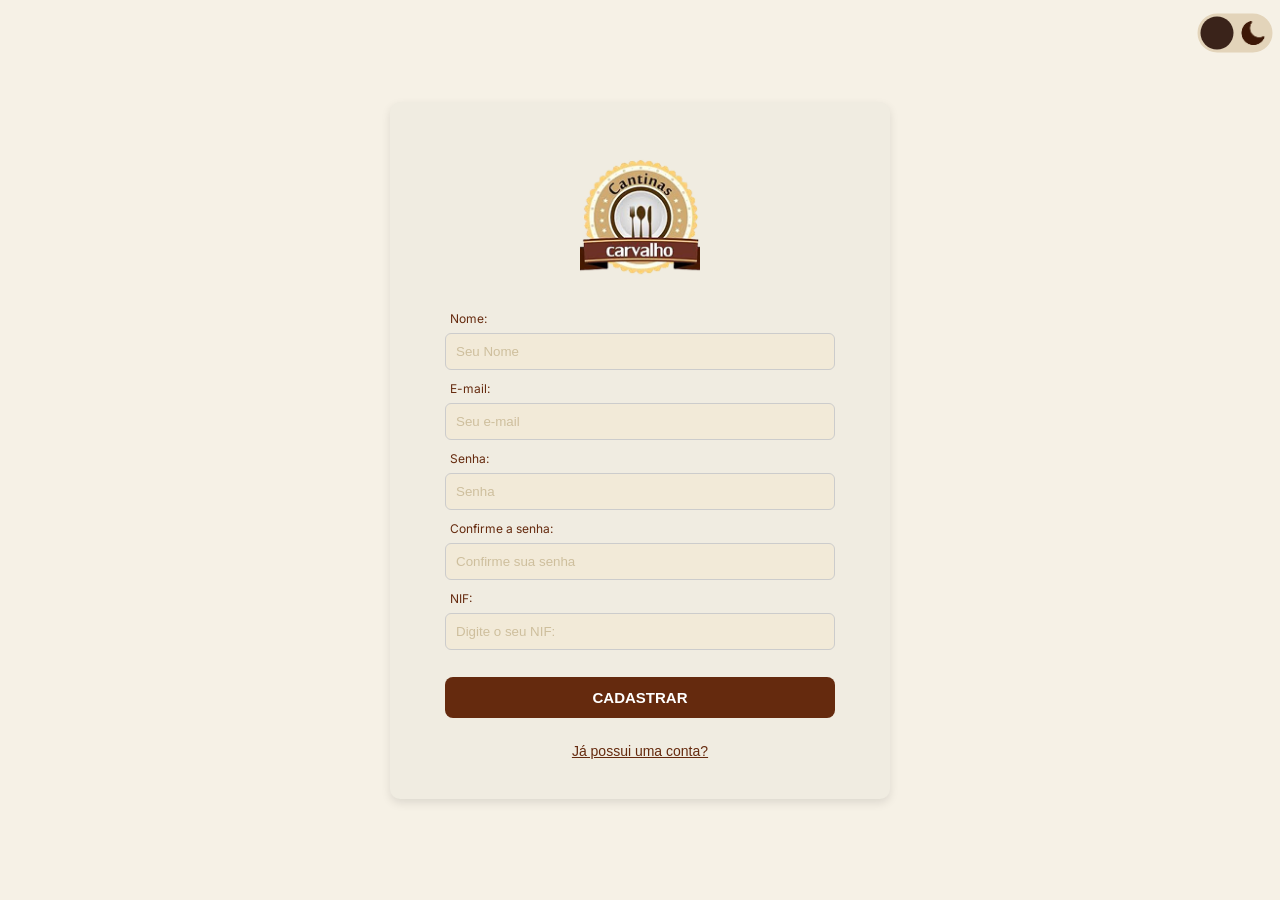
<file: index.html>
<!DOCTYPE html>
<html lang="en">

<head>
    <meta charset="UTF-8">
    <meta name="viewport" content="width=device-width, initial-scale=1.0">
    <title>Cadastro Funcionário</title>
    <link rel="stylesheet" href="styles.css">
    <link rel="shortcut icon" href="caminho/do/seu-icone.png" type="image/x-icon">
    <link rel="preconnect" href="https://fonts.googleapis.com">
    <link rel="preconnect" href="https://fonts.gstatic.com" crossorigin>
    <link href="https://fonts.googleapis.com/css2?family=Inter:wght@400;700&display=swap" rel="stylesheet">
</head>

<body>

    <div class="btn">
        <input type="checkbox" class="checkbox" id="botao-tema" />
        <label class="label" for="botao-tema">
            <img src="/img/sol.png" alt="Sol" class="img-sol">
            <img src="/img/lua.png" alt="Lua" class="img-lua">
            <div class="indicador"></div>
        </label>
    </div>

    <div id="login">
        <form class="form">
            <div class="logo">
                <img src="/img/Logo.png" alt="Logo">
            </div>
            <div class="form-container">
                <label for="nome">Nome:</label>
                <div class="nome">
                    <input type="text" id="nome" placeholder="Seu Nome" required>
                    <i class=""></i>
                </div>

                <label for="email">E-mail:</label>
                <div class="email-icone">
                    <input type="email" id="email" placeholder="Seu e-mail" required>
                </div>

                <label for="senha">Senha:</label>
                <div class="nome">
                    <input type="password" id="senha" placeholder="Senha" required>
                </div>

                <label for="nome">Confirme a senha:</label>
                <div class="Confirme_senha ">
                    <input type="password" id="Confirme_senha" placeholder="Confirme sua senha" required>
                </div>

                <label for="nome">NIF:</label>
                <div class="Confirme_senha ">
                    <input type="password" id="Confirme_senha" placeholder="Digite o seu NIF:" required>
                </div>

            </div>

            <div class="btn-container">
                <button id="button">CADASTRAR</button>
            </div>

            <a id="link" href="">Já possui uma conta?</a>

        </form>

    </div>


    <script src="script.js"></script>

</body>

</html>
</file>
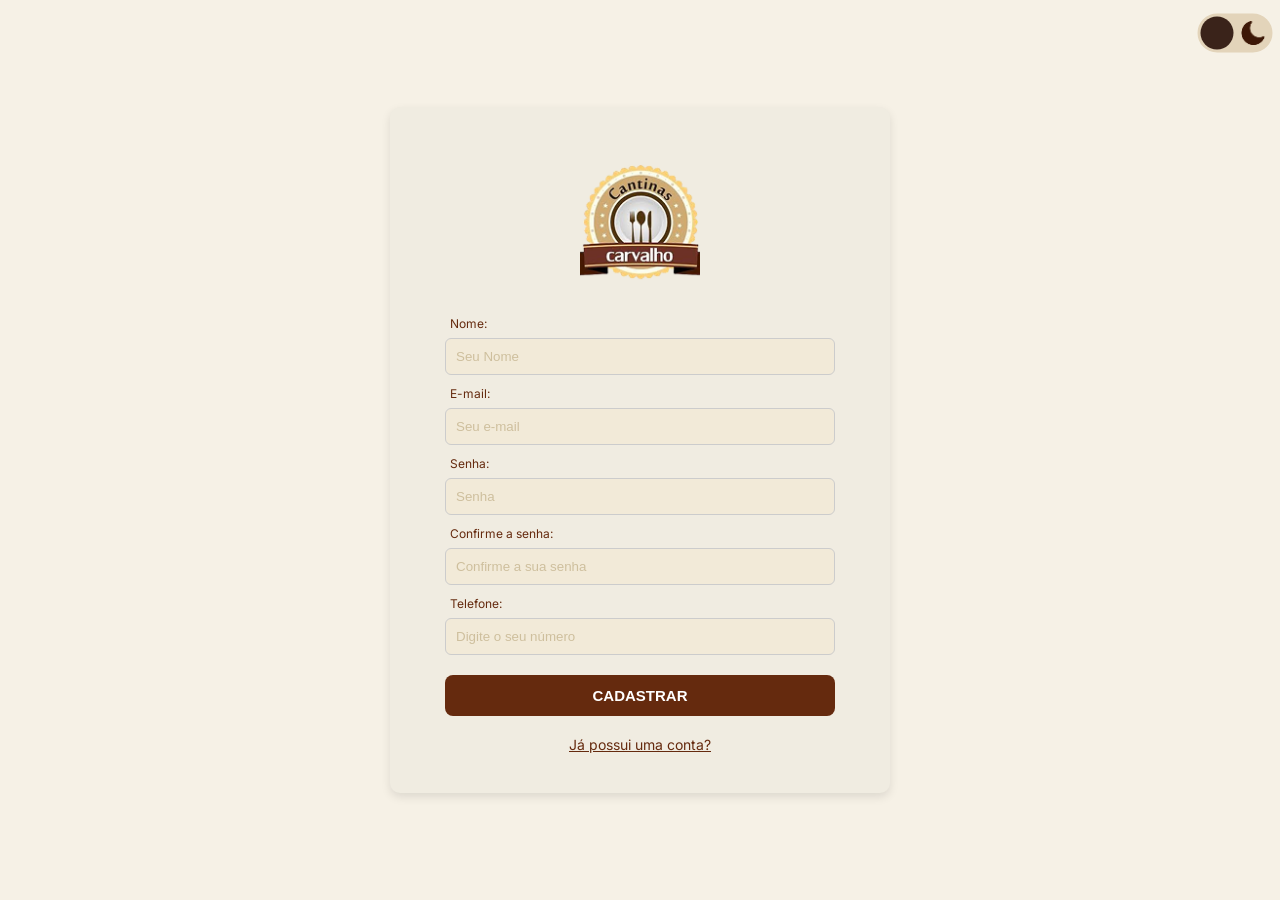
<file: cadastroAluno.html>
<!DOCTYPE html>
<html lang="en">

<head>
    <meta charset="UTF-8">
    <meta name="viewport" content="width=device-width, initial-scale=1.0">
    <title>Cadastro Aluno</title>
    <link rel="stylesheet" href="/cadastroAluno.css">
    <link rel="preconnect" href="https://fonts.googleapis.com">
    <link rel="preconnect" href="https://fonts.gstatic.com" crossorigin>
    <link href="https://fonts.googleapis.com/css2?family=Inter:wght@400;700&display=swap" rel="stylesheet">
</head>

<body>
    <div class="btn">
        <input type="checkbox" class="checkbox" id="botao-tema" />
        <label class="label" for="botao-tema">
            <img src="/img/sol.png" alt="Sol" class="img-sol">
            <img src="/img/lua.png" alt="Lua" class="img-lua">
            <div class="indicador"></div>
        </label>
    </div>

    <div id="login">
        <form class="form">
            <div class="logo">
                <img src="/img/Logo.png" alt="Logo">
            </div>
            <div class="form-container">
                <label for="nome">Nome:</label>
                <div class="nome">
                    <input type="text" id="nome" placeholder="Seu Nome" required>
                </div>

                <label for="email">E-mail:</label>
                <div class="email-icone">
                    <input type="email" id="email" placeholder="Seu e-mail" required>
                </div>

                <label for="senha">Senha:</label>
                <div class="nome">
                    <input type="password" id="senha" placeholder="Senha" required>
                </div>

                <label for="nome">Confirme a senha:</label>
                <div class="Confirme_senha ">
                    <input type="password" id="Confirme_senha" placeholder="Confirme a sua senha" required>
                </div>

                <label for="nome">Telefone:</label>
                <div class="Confirme_senha ">
                    <input type="tel" id="telefone" placeholder="Digite o seu número" required>
                </div>

            </div>

            <div class="btn-container">
                <button id="button">CADASTRAR</button>
            </div>

            <a id="link" href="">Já possui uma conta?</a>

        </form>

    </div>

    <script src="cadastroAluno.js"></script>

</body>

</html>
</file>
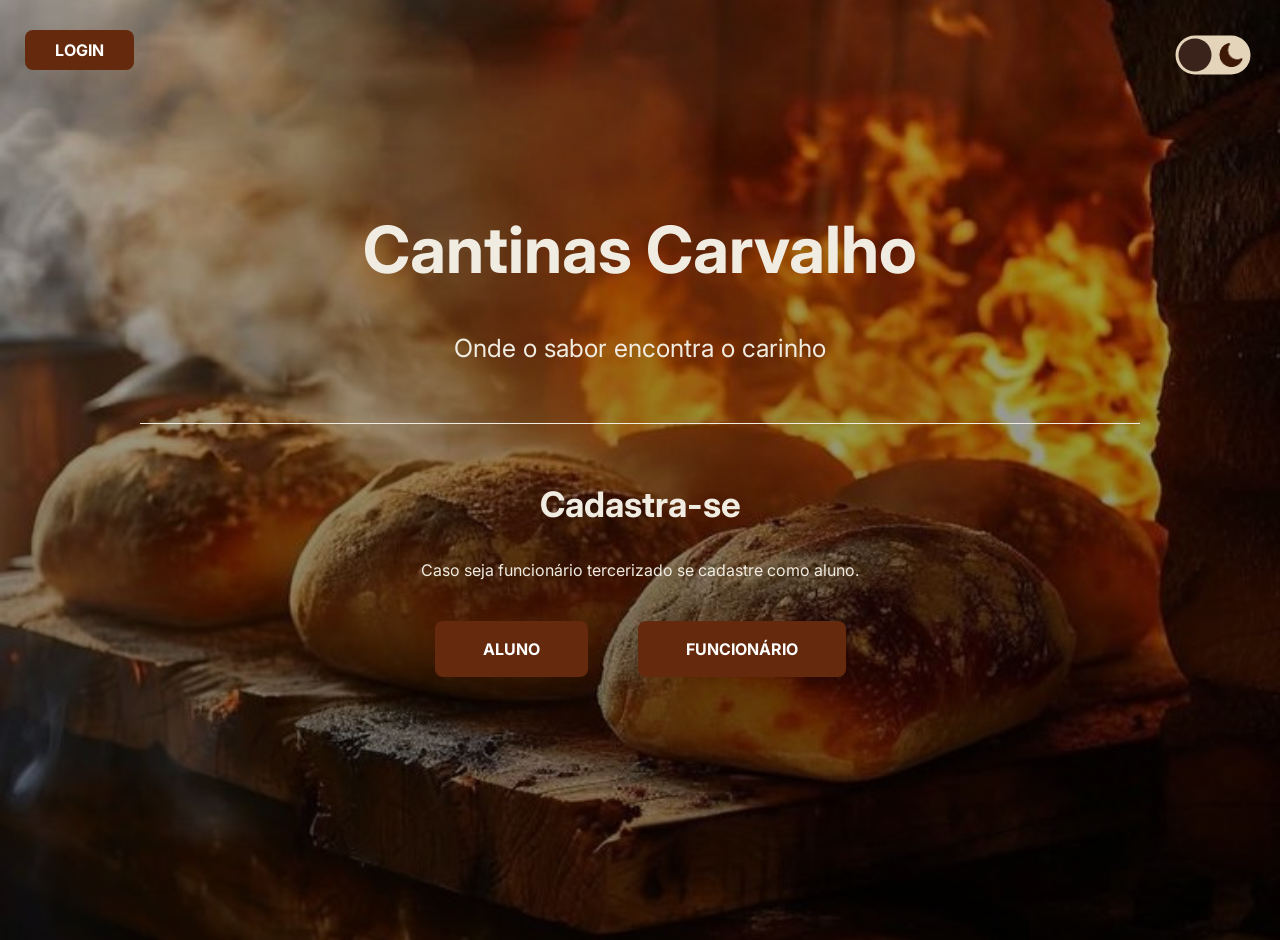
<file: home.html>
<!DOCTYPE html>
<html lang="en">

<head>
    <meta charset="UTF-8">
    <meta name="viewport" content="width=device-width, initial-scale=1.0">
    <link rel="stylesheet" href="home.css">
    <link rel="icon" href="assets/favicon.ico" type="image/x-icon" />
    <link href="https://fonts.googleapis.com/css2?family=Inter:wght@400;700&display=swap" rel="stylesheet">
    <title>Cantinas Carvalho - Home</title>
</head>

<body>

    <div class="btn">
        <input type="checkbox" class="checkbox" id="botao-tema" />
        <label class="label" for="botao-tema">
            <img src="assets/sol.png" alt="Sol" class="img-sol">
            <img src="assets/lua.png" alt="Lua" class="img-lua">
            <div class="indicador"></div>
        </label>
    </div>

    <div class="botaos">
        <a href="/login.html" id="btnLogin" class="btnLogin">LOGIN</a>
    </div>

    <div class="titulo">
        <h1>Cantinas Carvalho</h1>
        <p>Onde o sabor encontra o carinho</p>
        <div class="divisor"></div>
    </div>

    <p class="titulo-segun">Cadastra-se</p>
    <p class="texto">Caso seja funcionário tercerizado se cadastre como aluno.</p>

    <div class="btns">
        <a href="/cadastroAluno.html" id="aluno" class="btnCadastro">ALUNO</a>
        <a href="/index.html" id="funcionario" class="btnCadastro">FUNCIONÁRIO</a>
    </div>

    <script src="home.js"></script>
</body>

</html>
</file>
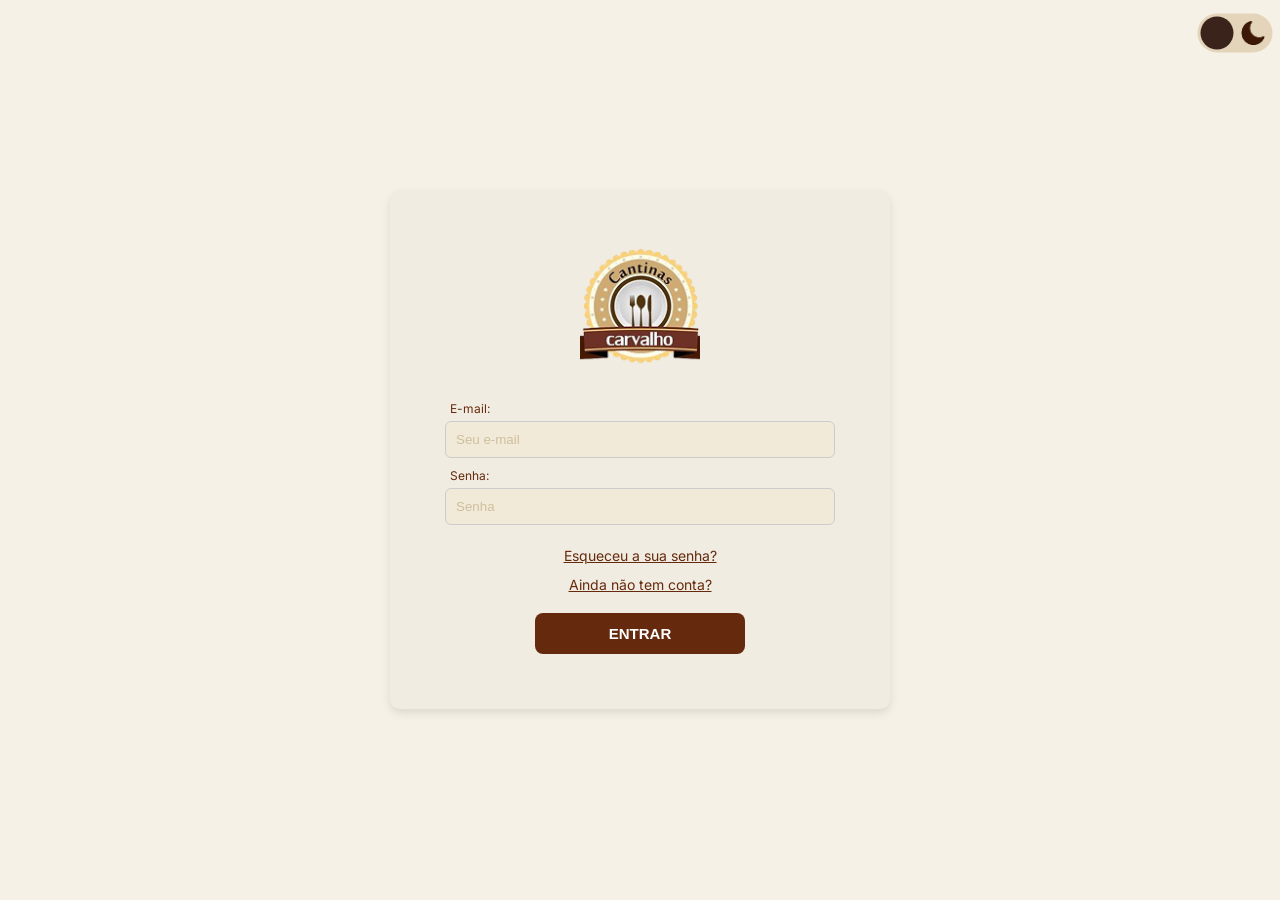
<file: login.html>
<!DOCTYPE html>
<html lang="pt-br">

<head>
    <meta charset="UTF-8">
    <meta name="viewport" content="width=device-width, initial-scale=1.0">
    <title>Login</title>
    <link rel="stylesheet" href="/login.css">
    <link rel="preconnect" href="https://fonts.googleapis.com">
    <link rel="preconnect" href="https://fonts.gstatic.com" crossorigin>
    <link href="https://fonts.googleapis.com/css2?family=Inter:wght@400;700&display=swap" rel="stylesheet">

</head>

<body>

    <div class="btn">
        <input type="checkbox" class="checkbox" id="botao-tema" />
        <label class="label" for="botao-tema">
            <img src="/img/sol.png" alt="Sol" class="img-sol">
            <img src="/img/lua.png" alt="Lua" class="img-lua">
            <div class="indicador"></div>
        </label>
    </div>

    <div id="login">
        <form class="form">
            <div class="logo">
                <img src="/img/Logo.png" alt="Logo">
            </div>
            <div class="form-container">

                <label for="email">E-mail:</label>
                <div class="email-icone">
                    <input type="email" id="email" placeholder="Seu e-mail" required>
                </div>

                <label for="senha">Senha:</label>
                <div class="nome">
                    <input type="password" id="senha" placeholder="Senha" required>
                </div>

            </div>

            <a id="link" href="">Esqueceu a sua senha?</a>
            <a id="link" href="">Ainda não tem conta?</a>

            <div class="btn-container">
                <button id="button">ENTRAR</button>
            </div>

        </form>

    </div>

    <script src="login.js"></script>

</body>

</html>
</file>
<file: styles.css>
/*  VARIÁVEIS DO TEMA CLARO (Padrão) */

:root {
    --font-main: 'Inter';
    --bg-color: #F6F1E6;
    --card-bg: #F0ECE1;
    --input-bg: #F2EAD8;
    --button-bg: #652A0E;
    --button-text: #FFFFFF;
    --text-color: #652A0E;
    --placeholder-color: #CEBF9D;
    --border-color: #ccc;
    --bottun-hover: #3d1706;
}

/* VARIÁVEIS DO TEMA ESCURO (Sobrescreve as de cima) */

.tema-escuro {
    --font-main: 'Inter';
    --bg-color: #1A110E;
    --card-bg: #2D1D17;
    --input-bg: #402820;
    --button-bg: #F0ECE1;
    --button-text: #371707;
    --text-color: #F0ECE1;
    --placeholder-color: #F0ECE1;
    --border-color: #5a3a2f;
    --btn-toggle-bg: #3a231a;
    --bottun-hover: #d6caa8;
}


body {
    background-color: var(--bg-color);
    font-family: var(--font-main);
    display: flex;
    justify-content: center;
    align-items: center;
    height: 100vh;
    margin: 0;
    padding: 0;
}

* {
    box-sizing: border-box;
}

/* Posicionamento do Botão (Modo Escuro e Modo Claro) */

.btn {
    position: absolute;
    top: 20px;
    right: 20px;
}

/* checkbox do Botão */

.checkbox {
    opacity: 0;
    /* checkbox real está escondido */
    position: absolute;
}

/* Corpo do Botão */

.label {
    background-color: #e3d4ba;
    border-radius: 50px;
    cursor: pointer;
    display: flex;
    justify-content: space-between;
    align-items: center;
    padding: 5px;
    position: relative;
    height: 26px;
    width: 50px;
    transform: scale(1.5);

}

.tema-escuro .label {
    background-color: var(--btn-toggle-bg);
}

.tema-escuro .label .indicador {
    background-color: #F0ECE1;
}


/* Indicador do Botão */

.label .indicador {
    background-color: #3a231a;
    border-radius: 50%;
    position: absolute;
    top: 2px;
    left: 2px;
    height: 22px;
    width: 22px;
    transition: transform 0.2s linear;
    /* transição do deslizamento do indicador */
}


/* Transição do Indicador (Bolinha Branca) */
/* O sinal de "+" seleciona o elemento que vem LOGO APÓS o input (.label). */

#botao-tema:checked+.label .indicador {
    transform: translateX(24px);
    /* o indicador desliza 24px para a direita */
}

/* Imagens do Botão  */

.img-lua,
.img-sol {
    width: 16px;
    height: 16px;
}

/* Logo do Projeto */

.logo {
    display: flex;
    justify-content: center;
    margin-bottom: 30px;
}

img {
    height: 120px;
}

#login {
    background: var(--card-bg);
    padding: 40px;
    border-radius: 10px;
    box-shadow: 0 4px 10px rgba(0, 0, 0, 0.1);
    width: 500px;
    display: flex;
    justify-content: center;
}

.form {
    margin-bottom: 20px;
    width: 100%;
    margin: 15px 15px 0px 15px;
    color: var(--text-color);
}

#nome,
#email,
#senha,
#Confirme_senha {
    margin-bottom: 7px;

}

label {
    font-size: 12px;
    margin-left: 5px;
    margin-bottom: 3px;
}

input {
    width: 100%;
    padding: 10px;
    margin-top: 6px;
    border: 1px solid var(--border-color);
    border-radius: 6px;
    background: var(--input-bg);
    color: var(--text-color);

}

.tema-escuro input {
    border: none;
}

input::placeholder {
    color: var(--placeholder-color);
}

.btn-container {
    width: 100%;
    display: flex;
    justify-content: center;
    margin-top: 20px;
    margin-bottom: 25px;
}

#button {
    width: 100%;
    padding: 12px;
    border-radius: 8px;
    background-color: var(--button-bg);
    color: var(--button-text);
    border: none;
    font-size: 15px;
    font-weight: bold;
    transition: transform 0.2s ease, background 0.2s ease;
}

#button:hover {
    transform: scale(1.05);
    background: var(--bottun-hover);
}

#button:active {
    transform: scale(0.95);
}

#link {
    display: flex;
    justify-content: center;
    margin-top: 5px;
    color: var(--text-color);
    font-family: Arial;
    font-size: 14px;
}

#link:hover {
    transform: scale(1.02);
}
</file>
<file: cadastroAluno.css>
/*  VARIÁVEIS DO TEMA CLARO (Padrão) */
:root {
    --font-main: 'Inter';
    --bg-color: #F6F1E6;
    --card-bg: #F0ECE1;
    --input-bg: #F2EAD8;
    --button-bg: #652A0E;
    --button-text: #FFFFFF;
    --text-color: #652A0E;
    --placeholder-color: #CEBF9D;
    --border-color: #ccc;
    --bottun-hover: #3d1706;
}


/* VARIÁVEIS DO TEMA ESCURO (Sobrescreve as de cima) */
.tema-escuro {
    --font-main: 'Inter';
    --bg-color: #1A110E;
    --card-bg: #2D1D17;
    --input-bg: #402820;
    --button-bg: #F0ECE1;
    --button-text: #371707;
    --text-color: #F0ECE1;
    --placeholder-color: #F0ECE1;
    --border-color: #5a3a2f;
    --btn-toggle-bg: #3a231a;
    --bottun-hover: #d6caa8;
}

body {
    background-color: var(--bg-color);
    font-family: var(--font-main);
    display: flex;
    justify-content: center; 
    align-items: center;     
    height: 100vh;           
    margin: 0;
    padding: 0;
}

* {
    box-sizing: border-box;
}

/* Posicionamento do Botão */

.btn{
    position: absolute;
    top: 20px;
    right: 20px;
}

/* checkbox do Botão */ 

.checkbox {
    opacity: 0; /* checkbox real está escondido */
    position: absolute;
}

/* Corpo do Botão */

.label {
    background-color: #e3d4ba;
    border-radius: 50px;
    cursor: pointer;
    display: flex;
    justify-content: space-between;
    align-items: center;
    padding: 5px;
    position: relative;
    height: 26px;
    width: 50px;
    transform: scale(1.5);

}

.tema-escuro .label {
    background-color: var(--btn-toggle-bg);
}

.tema-escuro .label .indicador{
    background-color: #F0ECE1;
}


/* Indicador do Botão */

.label .indicador {
    background-color: #3a231a;
    border-radius: 50%;
    position: absolute;
    top: 2px;
    left: 2px;
    height: 22px;
    width: 22px;  
    transition: transform 0.2s linear; /* transição do deslizamento do indicador */
}


/* Transição do Indicador (Bolinha Branca) */
/* O sinal de "+" seleciona o elemento que vem LOGO APÓS o input (.label). */

#botao-tema:checked + .label .indicador {
    transform: translateX(24px); /* o indicador desliza 24px para a direita */
}

/* Imagens do Botão  */

.img-lua, .img-sol{
    width: 16px;
    height: 16px;
}


/* Logo do Projeto */
.logo {
    display: flex;
    justify-content: center; 
    margin-bottom: 30px;
}
img {
    height: 120px;
}

#login {
    background: var(--card-bg);
    padding: 40px;
    border-radius: 10px;
    box-shadow: 0 4px 10px rgba(0, 0, 0, 0.1);
    width: 500px;
    display: flex;
    justify-content: center;
}

.form {
    margin-bottom: 20px; 
    width: 100%;  
    margin: 15px 15px 0px 15px;
    color: var(--text-color);
}

#nome, #email, #senha, #Confirme_senha {
    margin-bottom: 7px;
   
}

label {
    font-size: 12px;
    margin-left: 5px;
    margin-bottom: 3px;
}

input {
   width: 100%;
    padding: 10px;
    margin-top: 6px;
    border: 1px solid var(--border-color);
    border-radius: 6px;
    background: var(--input-bg);
    color: var(--text-color);
}

.tema-escuro input{
    border: none;
}

input::placeholder {
    color: var(--placeholder-color);
}

.btn-container {
    width: 100%;
    display: flex;
    justify-content: center;
    margin-top: 20px;   
    margin-bottom: 25px;
}

#button{
    width: 100%;
    padding: 12px;
    border-radius: 8px;
    background-color: var(--button-bg);
    color: var(--button-text);
    border: none;
    font-weight: bold;
    font-size: 15px;
    transition: transform 0.2s ease, background 0.2s ease;
    
}

#button:hover {
    transform: scale(1.05);
    background: var(--bottun-hover);
}

#button:active {
    transform: scale(0.95);
}

#link {
   display: flex;
   justify-content: center;
   margin-top: -5px;
   color: var(--text-color);
   font-family: Arial;
   font-size: 14px;
   font-family: 'Inter';
}

#link:hover {
   transform:  scale(1.02); 
}
</file>
<file: home.css>
:root{
    --fundo-botao: #652A0E;
    --fonte-botao: #fff;
    --fonte: #F0ECE1;   
    --fundo-botao-hover:#3d1706;
}

.dark{
    --fundo-botao: #F0ECE1;
    --fonte-botao: #3D1807;
    --fonte: #fff;
    --fundo-botao-hover: #d6caa8;
    --btn-toggle-bg: #3a231a;
}

body{
    margin: 0;
    padding: 0;
    min-height: 100vh;
    font-family: 'Inter';
    color: var(--fonte);
    background-image: linear-gradient(rgba(0, 0, 0, 0.315), rgba(0,0,0,0.5)), url('assets/fundo.jpg');
    background-size: cover;     
    background-position: center; 
    background-repeat: no-repeat;
}

.btn{
    position: absolute;
    top: 20px;
    right: 20px;
}
 
/* checkbox do Botão */
 
.checkbox {
    opacity: 0; /* checkbox real está escondido */
    position: absolute;
}
 
/* Corpo do Botão */
 
.label {
    background-color: #e3d4ba;
    border-radius: 50px;
    cursor: pointer;
    display: flex;
    justify-content: space-between;
    align-items: center;
    padding: 5px;
    position: relative;
    height: 16px;
    width: 40px;
    transform: scale(1.5);
    margin-top: 22px;
    margin-right: 22px;
 
}
 
.dark .label {
    background-color: var(--btn-toggle-bg);
}
 
.dark .label .indicador{
    background-color: #F0ECE1;
}
 
 
/* Indicador do Botão */
 
.label .indicador {
    background-color: #3a231a;
    border-radius: 50%;
    position: absolute;
    top: 2px;
    left: 2px;
    height: 22px;
    width: 22px;  
    transition: transform 0.2s linear; /* transição do deslizamento do indicador */
}
 
 
/* Transição do Indicador (Bolinha Branca) */
/* O sinal de "+" seleciona o elemento que vem LOGO APÓS o input (.label). */
 
#botao-tema:checked + .label .indicador {
    transform: translateX(24px); /* o indicador desliza 24px para a direita */
}
 
/* Imagens do Botão  */
 
.img-lua, .img-sol{
    width: 16px;
    height: 16px;
}
 

.btnLogin{
    background-color:var(--fundo-botao);
    color: var(--fonte-botao);
    border: none;
    padding: 10px 30px;;
    margin: 25px;
    border-radius: 8px;
    font-weight: bold;
    transition: transform 0.2s ease, background-color 0.2s ease;
}

.botaos {
    margin-top: 40px;
    
}

.botaos a{
    text-decoration: none;
    
}

.btnLogin:hover{
    background-color: var(--fundo-botao-hover);
    cursor: pointer;
    transform: scale(1.05);
}

.titulo h1{
    display: flex;
    justify-content: center;
    align-items: center;
    margin-top: 150px;
    font-size: 65px;
}

.titulo p{
    display: flex;
    justify-content: center;
    align-items: center;
    margin-top: 10px;
    margin-bottom: 60px;
    font-size: 25PX;
}

.divisor{
    background-color: var(--fonte);
    height: 0.5px;
    margin-left: 140px;
    margin-right: 140px;
    margin-bottom: 60px;
}

.btnCadastro{
    background-color: var(--fundo-botao);
    color: var(--fonte-botao);
    border: none;
    padding: 18px 48px;;
    margin: 25px;
    border-radius: 8px;
    font-weight: bold;
    transition: transform 0.2s ease, background-color 0.2s ease;
}

.btnCadastro:hover{
    background-color: var(--fundo-botao-hover);
    cursor: pointer;
    transform: scale(1.05);
}

.btns a{
    text-decoration: none;
}

.btns{
    display: flex;
    justify-content: center;
    margin-bottom: 150px;
}

.titulo-segun{
    display: flex;
    justify-content: center;
    color: var(--fonte);
    font-weight: bold;
    font-size: 35px;
}

.texto{
    display: flex;
    justify-content: center;
}
</file>
<file: login.css>
/*  VARIÁVEIS DO TEMA CLARO (Padrão) */

:root {
    --font-main: 'Inter';
    --bg-color: #F6F1E6;
    --card-bg: #F0ECE1;
    --input-bg: #F2EAD8;
    --button-bg: #652A0E;
    --button-text: #FFFFFF;
    --text-color: #652A0E;
    --placeholder-color: #CEBF9D;
    --border-color: #ccc;
    --bottun-hover: #3d1706;
}

/* VARIÁVEIS DO TEMA ESCURO (Sobrescreve as de cima) */

.tema-escuro {
    --font-main: 'Inter';
    --bg-color: #1A110E;
    --card-bg: #2D1D17;
    --input-bg: #402820;
    --button-bg: #F0ECE1;
    --button-text: #371707;
    --text-color: #F0ECE1;
    --placeholder-color: #F0ECE1;
    --border-color: #5a3a2f;
    --btn-toggle-bg: #3a231a;
    --bottun-hover: #d6caa8;
}

/* Posicionamento do Botão */

.btn {
    position: absolute;
    top: 20px;
    right: 20px;
}

/* checkbox do Botão */

.checkbox {
    opacity: 0;
    /* checkbox real está escondido */
    position: absolute;
}

/* Corpo do Botão */

.label {
    background-color: #e3d4ba;
    border-radius: 50px;
    cursor: pointer;
    display: flex;
    justify-content: space-between;
    align-items: center;
    padding: 5px;
    position: relative;
    height: 26px;
    width: 50px;
    transform: scale(1.5);

}

.tema-escuro .label {
    background-color: var(--btn-toggle-bg);
}

.tema-escuro .label .indicador {
    background-color: #F0ECE1;
}

/* Indicador do Botão */

.label .indicador {
    background-color: #3a231a;
    border-radius: 50%;
    position: absolute;
    top: 2px;
    left: 2px;
    height: 22px;
    width: 22px;
    transition: transform 0.2s linear;
    /* transição do deslizamento do indicador */
}


/* Transição do Indicador (Bolinha Branca) */
/* O sinal de "+" seleciona o elemento que vem LOGO APÓS o input (.label). */

#botao-tema:checked+.label .indicador {
    transform: translateX(24px);
    /* o indicador desliza 24px para a direita */
}

/* Imagens do Botão  */

.img-lua,
.img-sol {
    width: 16px;
    height: 16px;
}


/* RESET */
* {
    box-sizing: border-box;
}

body {
    font-family: var(--font-main);
    display: flex;
    justify-content: center;
    align-items: center;
    height: 100vh;
    margin: 0;
    background-color: var(--bg-color);
}

/* CARD LOGIN */
#login {
    background: var(--card-bg);
    padding: 40px;
    border-radius: 10px;
    box-shadow: 0 4px 10px rgba(0, 0, 0, 0.1);
    width: 500px;
    display: flex;
    justify-content: center;
}

.form {
    width: 100%;
    margin: 15px;
    color: var(--text-color);
}

.logo {
    display: flex;
    justify-content: center;
    margin-bottom: 35px;
}

img {
    height: 120px;
}

label {
    font-size: 12px;
    margin-left: 5px;
    display: block;
    margin-bottom: 5px;
}

input {
    width: 100%;
    padding: 10px;
    margin-bottom: 10px;
    border: 1px solid var(--border-color);
    border-radius: 6px;
    background: var(--input-bg);
    color: var(--text-color);
}

.tema-escuro input{
    border: none;
}

input::placeholder {
    color: var(--placeholder-color);
}

.btn-container {
    display: flex;
    justify-content: center;
    margin-top: 20px;
}

#button {
    width: 210px;
    padding: 12px;
    border-radius: 8px;
    background-color: var(--button-bg);
    color: var(--button-text);
    border: none;
    font-weight: bold;
    font-size: 15px;
    cursor: pointer;

    transition: transform 0.2s ease, background 0.2s ease;
}

#button:hover {
    transform: scale(1.05);
    background: var(--bottun-hover);
}

#button:active {
    transform: scale(0.95);
}

#link {
    display: flex;
    justify-content: center;
    margin-top: 12px;
    font-size: 14px;
    color: var(--text-color);
}

#link:hover {
   transform:  scale(1.02); 

}
</file>
